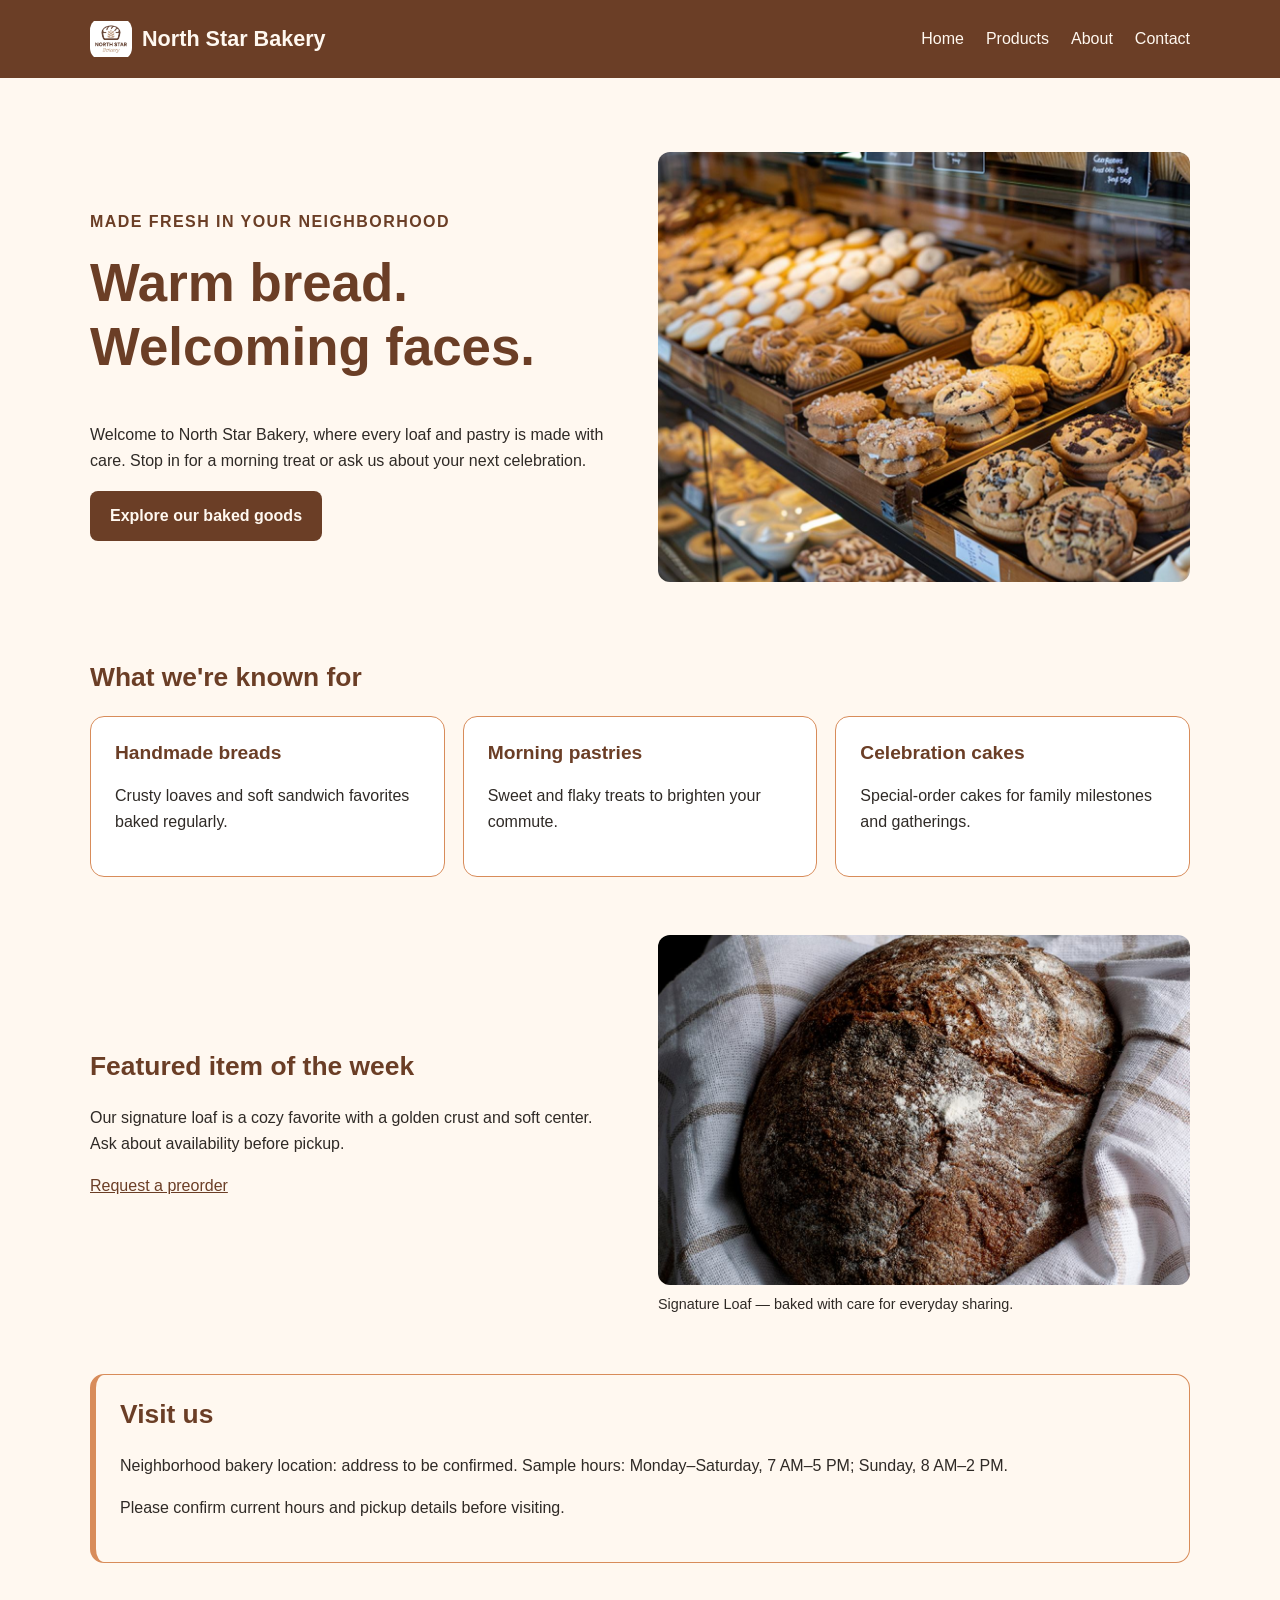
<file: index.html>
<!DOCTYPE html><html lang="en"><head><meta charset="UTF-8"><meta name="viewport" content="width=device-width, initial-scale=1"><meta name="description" content="North Star Bakery: handmade neighborhood breads, pastries and cakes."><title>Home | North Star Bakery</title><link rel="stylesheet" href="styles.css"></head><body><header class="site-header"><div class="container header-inner"><a class="brand" href="index.html"><img src="assets/bakery-logo.jpg" alt="North Star Bakery logo">North Star Bakery</a><nav aria-label="Main navigation"><a href="index.html">Home</a><a href="products.html">Products</a><a href="about.html">About</a><a href="contact.html">Contact</a></nav></div></header><main id="main" class="container"><section class="hero"><div><p class="eyebrow">Made fresh in your neighborhood</p><h1>Warm bread. Welcoming faces.</h1><p>Welcome to North Star Bakery, where every loaf and pastry is made with care. Stop in for a morning treat or ask us about your next celebration.</p><a class="button" href="products.html">Explore our baked goods</a></div><picture><source media="(min-width: 700px)" srcset="assets/bakery-feature-large.jpg"><img src="assets/bakery-feature-small.jpg" alt="Fresh baked goods featured at North Star Bakery"></picture></section><section><h2>What we're known for</h2><div class="cards"><article class="card"><h3>Handmade breads</h3><p>Crusty loaves and soft sandwich favorites baked regularly.</p></article><article class="card"><h3>Morning pastries</h3><p>Sweet and flaky treats to brighten your commute.</p></article><article class="card"><h3>Celebration cakes</h3><p>Special-order cakes for family milestones and gatherings.</p></article></div></section><section class="split"><div><h2>Featured item of the week</h2><p>Our signature loaf is a cozy favorite with a golden crust and soft center. Ask about availability before pickup.</p><a href="contact.html">Request a preorder</a></div><figure><img src="assets/bakery-signature-loaf.jpg" alt="Golden-brown signature artisan bread loaf"><figcaption>Signature Loaf — baked with care for everyday sharing.</figcaption></figure></section><section class="highlight"><h2>Visit us</h2><p>Neighborhood bakery location: address to be confirmed. Sample hours: Monday–Saturday, 7 AM–5 PM; Sunday, 8 AM–2 PM.</p><p>Please confirm current hours and pickup details before visiting.</p></section></main><footer><div class="container"><p>North Star Bakery · Freshly made, thoughtfully shared.</p><p>Hours: Mon–Sat, 7 AM–5 PM · Sun, 8 AM–2 PM (sample hours; confirm with bakery)</p></div></footer></body></html>
</file>
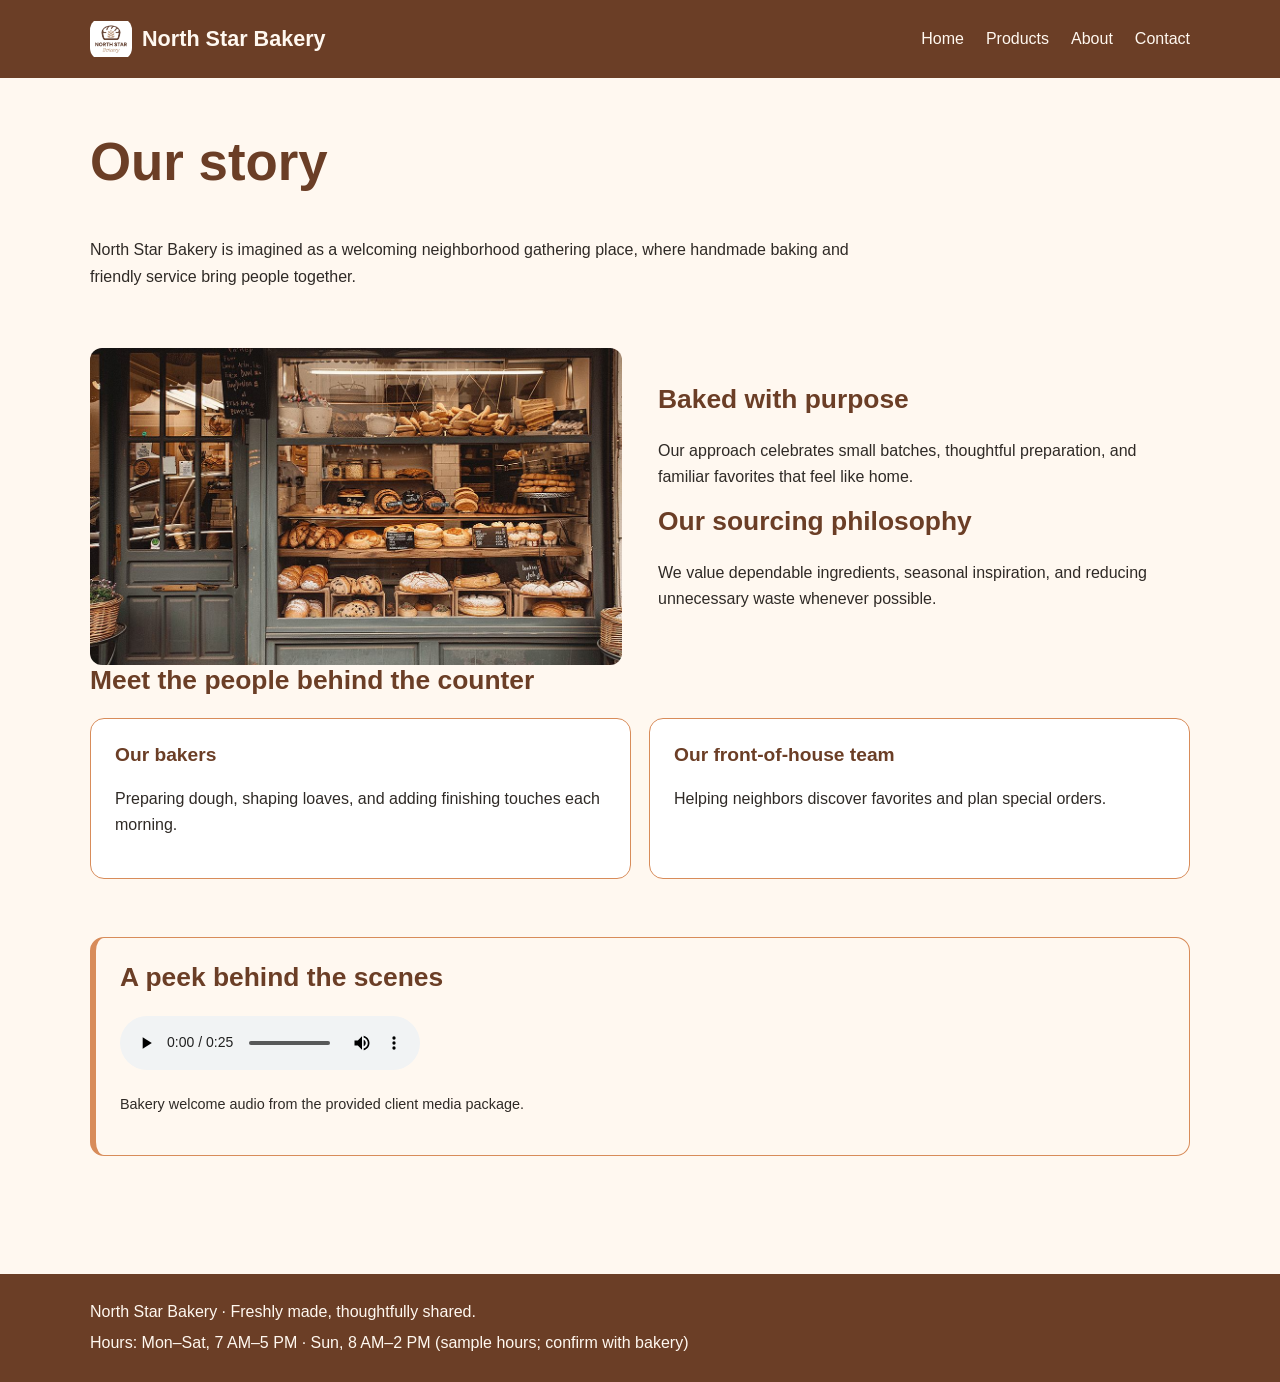
<file: about.html>
<!DOCTYPE html><html lang="en"><head><meta charset="UTF-8"><meta name="viewport" content="width=device-width, initial-scale=1"><meta name="description" content="North Star Bakery: handmade neighborhood breads, pastries and cakes."><title>About | North Star Bakery</title><link rel="stylesheet" href="styles.css"></head><body><header class="site-header"><div class="container header-inner"><a class="brand" href="index.html"><img src="assets/bakery-logo.jpg" alt="North Star Bakery logo">North Star Bakery</a><nav aria-label="Main navigation"><a href="index.html">Home</a><a href="products.html">Products</a><a href="about.html">About</a><a href="contact.html">Contact</a></nav></div></header><main id="main" class="container"><section class="page-intro"><h1>Our story</h1><p>North Star Bakery is imagined as a welcoming neighborhood gathering place, where handmade baking and friendly service bring people together.</p></section><div class="split"><img src="assets/bakery-storefront.jpg" alt="Storefront of North Star Bakery welcoming neighborhood visitors"><div><h2>Baked with purpose</h2><p>Our approach celebrates small batches, thoughtful preparation, and familiar favorites that feel like home.</p><h2>Our sourcing philosophy</h2><p>We value dependable ingredients, seasonal inspiration, and reducing unnecessary waste whenever possible.</p></div></div><section><h2>Meet the people behind the counter</h2><div class="cards"><article class="card"><h3>Our bakers</h3><p>Preparing dough, shaping loaves, and adding finishing touches each morning.</p></article><article class="card"><h3>Our front-of-house team</h3><p>Helping neighbors discover favorites and plan special orders.</p></article></div></section><section class="highlight"><h2>A peek behind the scenes</h2><audio controls preload="metadata"><source src="assets/bakery-welcome.mp3" type="audio/mpeg">Your browser does not support audio. Welcome to North Star Bakery, where every loaf is made with care.</audio><p class="small">Bakery welcome audio from the provided client media package.</p></section></main><footer><div class="container"><p>North Star Bakery · Freshly made, thoughtfully shared.</p><p>Hours: Mon–Sat, 7 AM–5 PM · Sun, 8 AM–2 PM (sample hours; confirm with bakery)</p></div></footer></body></html>
</file>
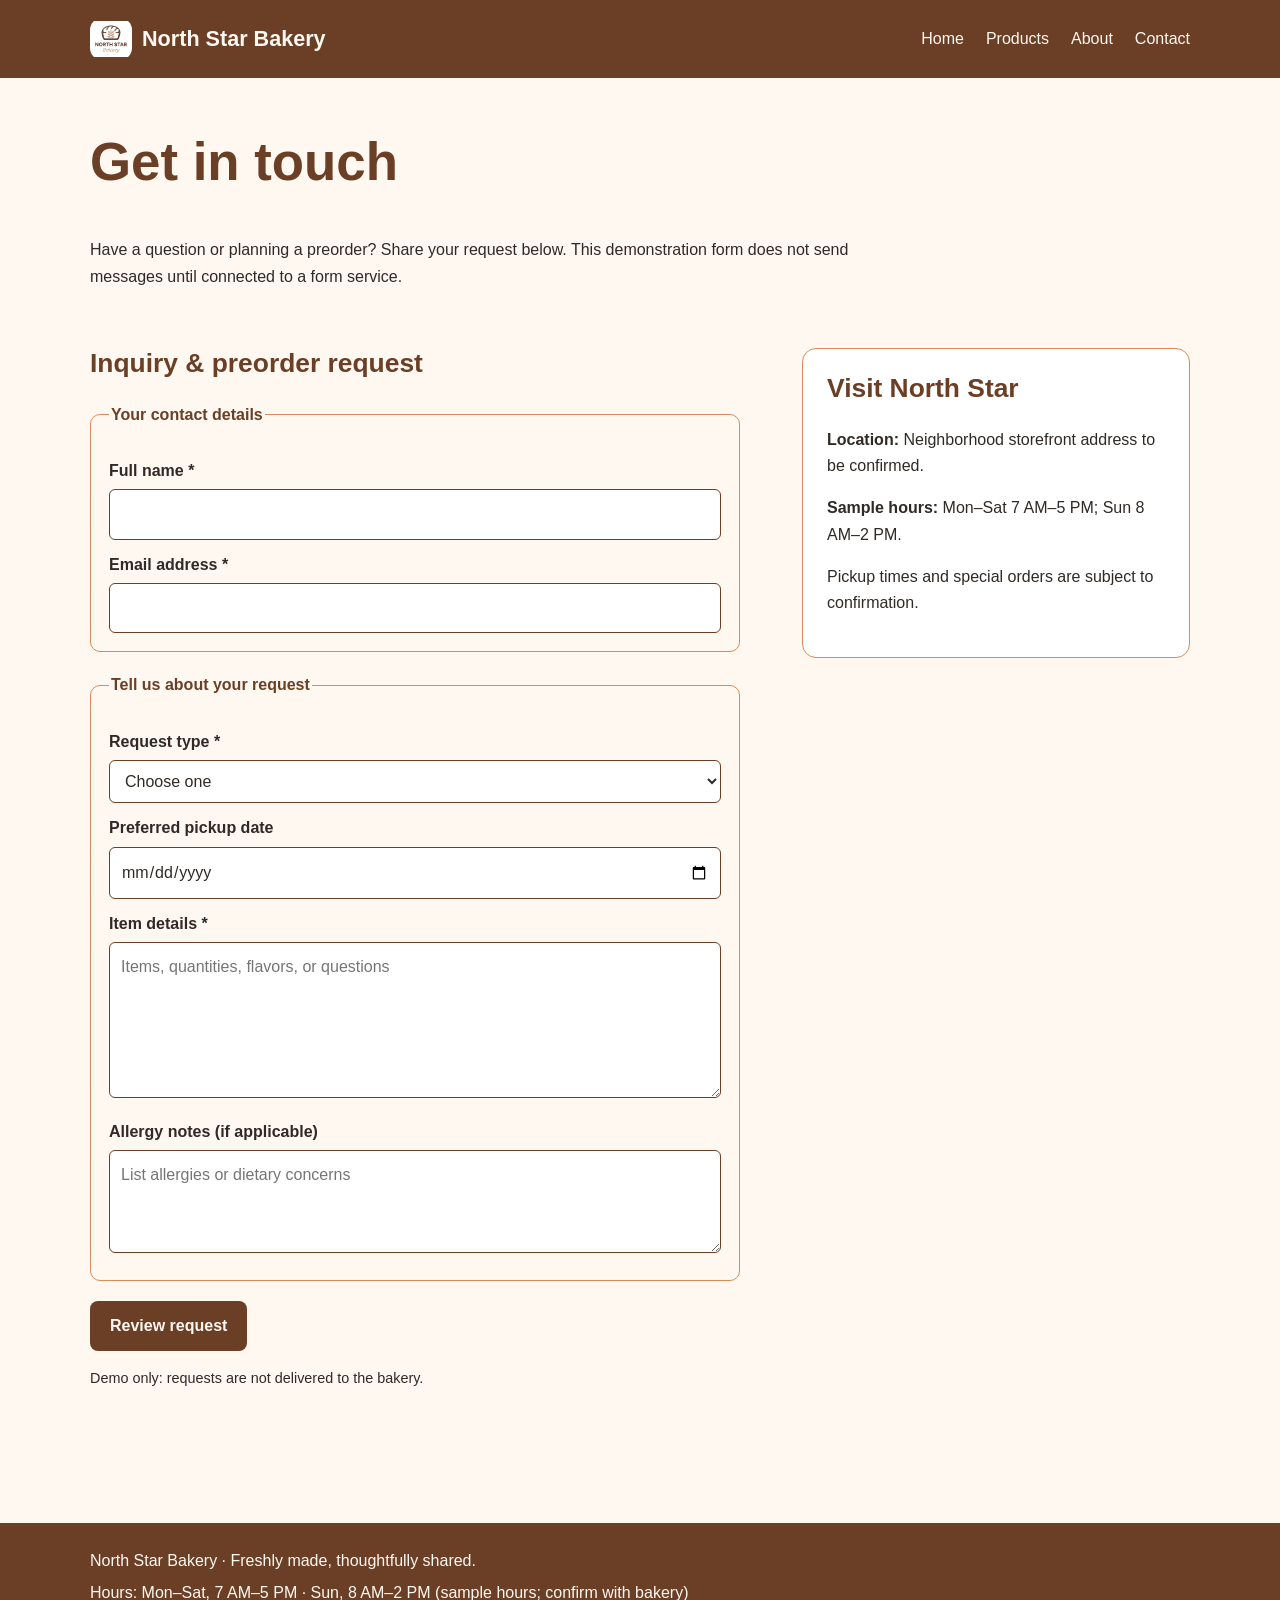
<file: contact.html>
<!DOCTYPE html>
<html lang="en"><head><meta charset="utf-8"/><meta content="width=device-width, initial-scale=1" name="viewport"/><meta content="North Star Bakery: handmade neighborhood breads, pastries and cakes." name="description"/><title>Contact | North Star Bakery</title><link href="styles.css" rel="stylesheet"/></head><body><header class="site-header"><div class="container header-inner"><a class="brand" href="index.html"><img alt="North Star Bakery logo" src="assets/bakery-logo.jpg"/>North Star Bakery</a><nav aria-label="Main navigation"><a href="index.html">Home</a><a href="products.html">Products</a><a href="about.html">About</a><a href="contact.html">Contact</a></nav></div></header><main class="container" id="main"><section class="page-intro"><h1>Get in touch</h1><p>Have a question or planning a preorder? Share your request below. This demonstration form does not send messages until connected to a form service.</p></section><div class="split contact-layout"><section><h2>Inquiry &amp; preorder request</h2><form action="#" id="inquiry-form" method="get" novalidate="novalidate"><fieldset><legend>Your contact details</legend><label for="name">Full name <span aria-hidden="true">*</span></label><input aria-describedby="name-error" autocomplete="name" id="name" name="name" required="" type="text"/><p aria-live="polite" class="field-error" id="name-error"></p><label for="email">Email address <span aria-hidden="true">*</span></label><input aria-describedby="email-error" autocomplete="email" id="email" name="email" required="" type="email"/><p aria-live="polite" class="field-error" id="email-error"></p></fieldset><fieldset><legend>Tell us about your request</legend><label for="type">Request type <span aria-hidden="true">*</span></label><select aria-describedby="type-error" id="type" name="type" required=""><option value="">Choose one</option><option value="preorder">Preorder</option><option value="question">General question</option></select><p aria-live="polite" class="field-error" id="type-error"></p><label for="pickup">Preferred pickup date</label><input id="pickup" name="pickup" type="date"/><label for="details">Item details <span aria-hidden="true">*</span></label><textarea aria-describedby="details-error" id="details" name="details" placeholder="Items, quantities, flavors, or questions" required="" rows="5"></textarea><p aria-live="polite" class="field-error" id="details-error"></p><label for="allergies">Allergy notes (if applicable)</label><textarea id="allergies" name="allergies" placeholder="List allergies or dietary concerns" rows="3"></textarea></fieldset><button type="submit">Review request</button><p aria-live="polite" id="form-status" role="status"></p><p class="small">Demo only: requests are not delivered to the bakery.</p></form></section><aside class="card"><h2>Visit North Star</h2><p><strong>Location:</strong> Neighborhood storefront address to be confirmed.</p><p><strong>Sample hours:</strong> Mon–Sat 7 AM–5 PM; Sun 8 AM–2 PM.</p><p>Pickup times and special orders are subject to confirmation.</p></aside></div></main><footer><div class="container"><p>North Star Bakery · Freshly made, thoughtfully shared.</p><p>Hours: Mon–Sat, 7 AM–5 PM · Sun, 8 AM–2 PM (sample hours; confirm with bakery)</p></div></footer><script defer="True" src="script.js"></script></body></html>
</file>
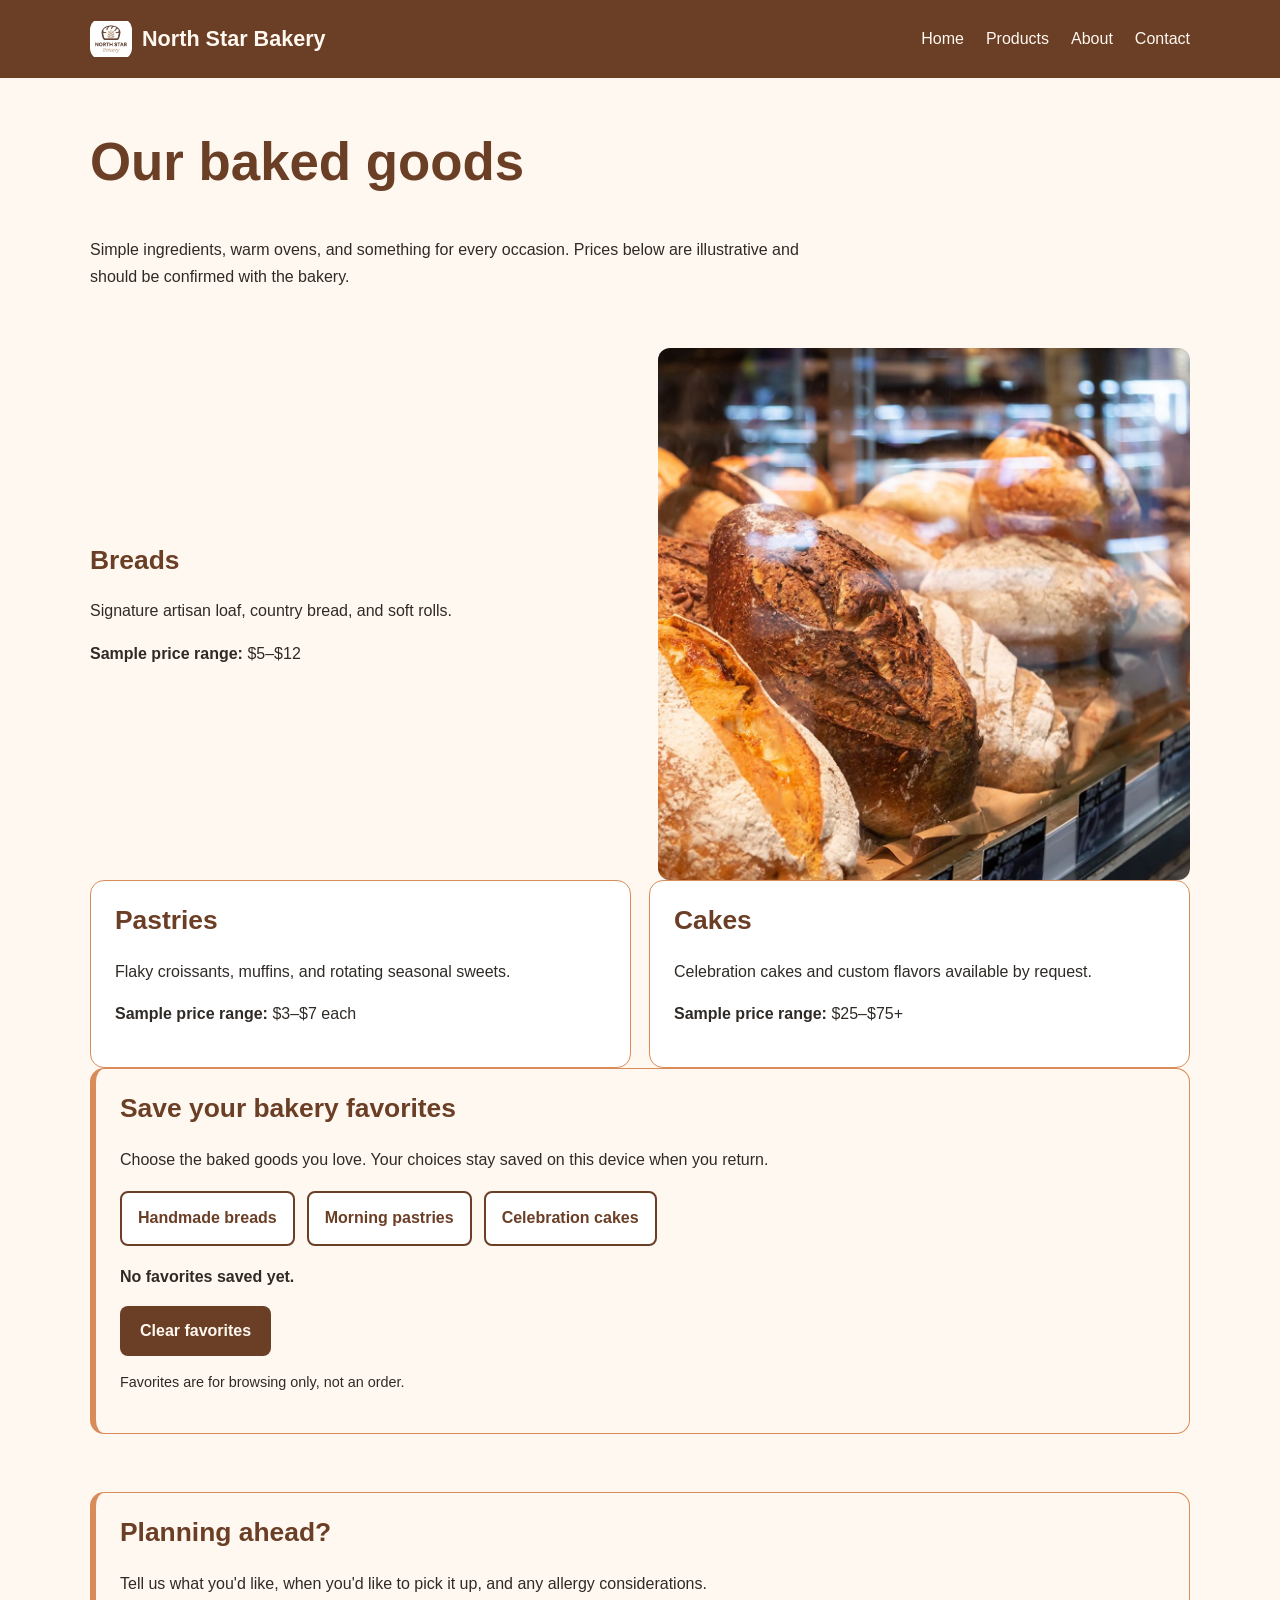
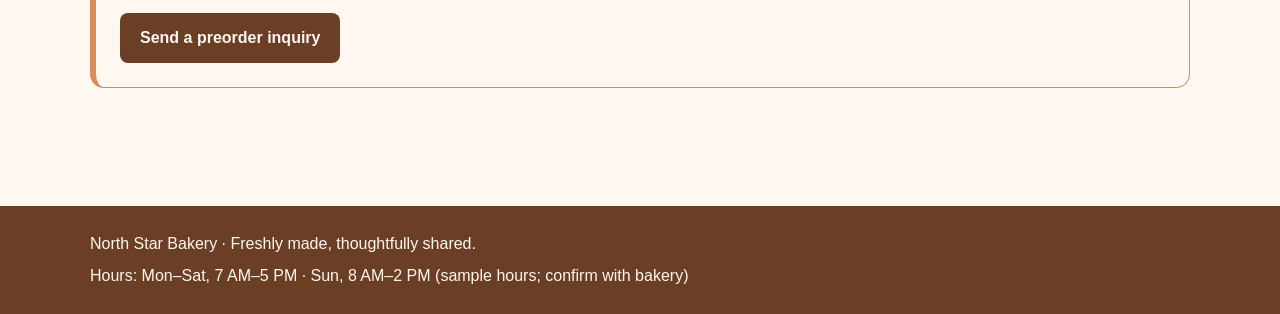
<file: products.html>
<!DOCTYPE html>
<html lang="en"><head><meta charset="utf-8"/><meta content="width=device-width, initial-scale=1" name="viewport"/><meta content="North Star Bakery: handmade neighborhood breads, pastries and cakes." name="description"/><title>Products | North Star Bakery</title><link href="styles.css" rel="stylesheet"/></head><body><header class="site-header"><div class="container header-inner"><a class="brand" href="index.html"><img alt="North Star Bakery logo" src="assets/bakery-logo.jpg"/>North Star Bakery</a><nav aria-label="Main navigation"><a href="index.html">Home</a><a href="products.html">Products</a><a href="about.html">About</a><a href="contact.html">Contact</a></nav></div></header><main class="container" id="main"><section class="page-intro"><h1>Our baked goods</h1><p>Simple ingredients, warm ovens, and something for every occasion. Prices below are illustrative and should be confirmed with the bakery.</p></section><div class="split"><div><h2>Breads</h2><p>Signature artisan loaf, country bread, and soft rolls.</p><p><strong>Sample price range:</strong> $5–$12</p></div><img alt="Freshly baked artisan breads displayed at the bakery" src="assets/bakery-bread.jpg"/></div><div class="cards"><article class="card"><h2>Pastries</h2><p>Flaky croissants, muffins, and rotating seasonal sweets.</p><p><strong>Sample price range:</strong> $3–$7 each</p></article><article class="card"><h2>Cakes</h2><p>Celebration cakes and custom flavors available by request.</p><p><strong>Sample price range:</strong> $25–$75+</p></article></div><section aria-labelledby="favorites-heading" class="favorites-section highlight"><h2 id="favorites-heading">Save your bakery favorites</h2><p>Choose the baked goods you love. Your choices stay saved on this device when you return.</p><div class="favorite-options" id="favorite-options"></div><p aria-live="polite" id="favorite-summary" role="status">No favorites saved yet.</p><button id="clear-favorites" type="button">Clear favorites</button><p class="small">Favorites are for browsing only, not an order.</p></section><section class="highlight"><h2>Planning ahead?</h2><p>Tell us what you'd like, when you'd like to pick it up, and any allergy considerations.</p><a class="button" href="contact.html">Send a preorder inquiry</a></section></main><footer><div class="container"><p>North Star Bakery · Freshly made, thoughtfully shared.</p><p>Hours: Mon–Sat, 7 AM–5 PM · Sun, 8 AM–2 PM (sample hours; confirm with bakery)</p></div></footer><script defer="True" src="script.js"></script></body></html>
</file>
<file: styles.css>
/* Mobile-first visual design: four main colors, one font family. */
:root{--cream:#FFF8F0;--brown:#6B3E26;--peach:#D88C5A;--charcoal:#2F2A26}*{box-sizing:border-box}html{scroll-behavior:smooth}body{margin:0;background:var(--cream);color:var(--charcoal);font:1rem/1.65 Arial,Helvetica,sans-serif}img,video{max-width:100%;height:auto}img{display:block;border-radius:12px}a{color:var(--brown)}a:hover,a:focus-visible{text-decoration-thickness:3px}h1,h2,h3{line-height:1.2;color:var(--brown);margin-top:0}h1{font-size:clamp(2rem,5vw,3.3rem)}h2{font-size:1.65rem}h3{font-size:1.2rem}.container{width:min(1100px,92%);margin-inline:auto}.site-header{background:var(--brown);color:var(--cream)}.header-inner{display:flex;flex-direction:column;align-items:center;gap:12px;padding:18px 0}.brand{display:flex;align-items:center;gap:10px;font-weight:700;font-size:1.35rem}.brand img{width:42px;height:42px;object-fit:contain}.site-header a{color:var(--cream);text-decoration:none}.site-header nav{display:flex;flex-wrap:wrap;justify-content:center;gap:12px 22px}.site-header nav a{padding:6px 0}.site-header nav a:hover,.site-header nav a:focus-visible{text-decoration:underline}main{padding-block:32px 60px}section{margin-bottom:44px}.hero,.split{display:flex;flex-direction:column;gap:24px;align-items:stretch}.hero{align-items:center}.hero>*,.split>*{flex:1;min-width:0}.hero picture img{width:100%;max-height:430px;object-fit:cover}.eyebrow{text-transform:uppercase;letter-spacing:.09em;font-weight:700;color:var(--brown)}.button,button{display:inline-block;background:var(--brown);color:var(--cream);border:0;border-radius:8px;padding:12px 20px;font:inherit;font-weight:700;cursor:pointer;text-decoration:none}.button:hover,button:hover{background:var(--charcoal)}.cards{display:flex;flex-direction:column;gap:18px}.card,.highlight{background:#fff;border:1px solid var(--peach);border-radius:14px;padding:24px}.highlight{background:var(--cream);border-left:6px solid var(--peach)}figure{margin:0}figure img{width:100%;max-height:350px;object-fit:cover}figcaption,.small{font-size:.9rem}figcaption{padding-top:8px}.page-intro{max-width:760px}form{max-width:650px}fieldset{border:1px solid var(--peach);border-radius:10px;margin:0 0 20px;padding:18px}legend{font-weight:700;color:var(--brown)}label{display:block;font-weight:700;margin:12px 0 5px}input,select,textarea{width:100%;padding:11px;border:1px solid var(--brown);border-radius:6px;background:#fff;color:var(--charcoal);font:inherit}input:focus-visible,select:focus-visible,textarea:focus-visible{outline:3px solid var(--peach);outline-offset:2px}footer{background:var(--brown);color:var(--cream);padding:20px 0}footer p{margin:5px 0}@media(min-width:760px){.header-inner{flex-direction:row;justify-content:space-between}.hero,.split{flex-direction:row;align-items:center;gap:36px}.cards{flex-direction:row}.cards>*{flex:1}.contact-layout{align-items:flex-start}.contact-layout>section{flex:2}.contact-layout>aside{flex:1}main{padding-top:52px}.hero{padding-block:22px}section{margin-bottom:58px}}
/* Touchstone 4 interactive features */
.favorite-options{display:flex;flex-wrap:wrap;gap:12px;margin:18px 0}.favorite-choice{background:#fff;color:var(--brown);border:2px solid var(--brown);border-radius:8px;padding:12px 16px}.favorite-choice[aria-pressed="true"]{background:var(--brown);color:#fff}.favorite-choice:focus-visible,button:focus-visible{outline:3px solid var(--peach);outline-offset:3px}.field-error{color:#9b2424;font-weight:700;margin:3px 0 12px;min-height:1em}.field-error:empty{min-height:0;margin:0}input[aria-invalid="true"],select[aria-invalid="true"],textarea[aria-invalid="true"]{border:2px solid #9b2424}#form-status{font-weight:700}#favorite-summary{font-weight:700}
</file>
